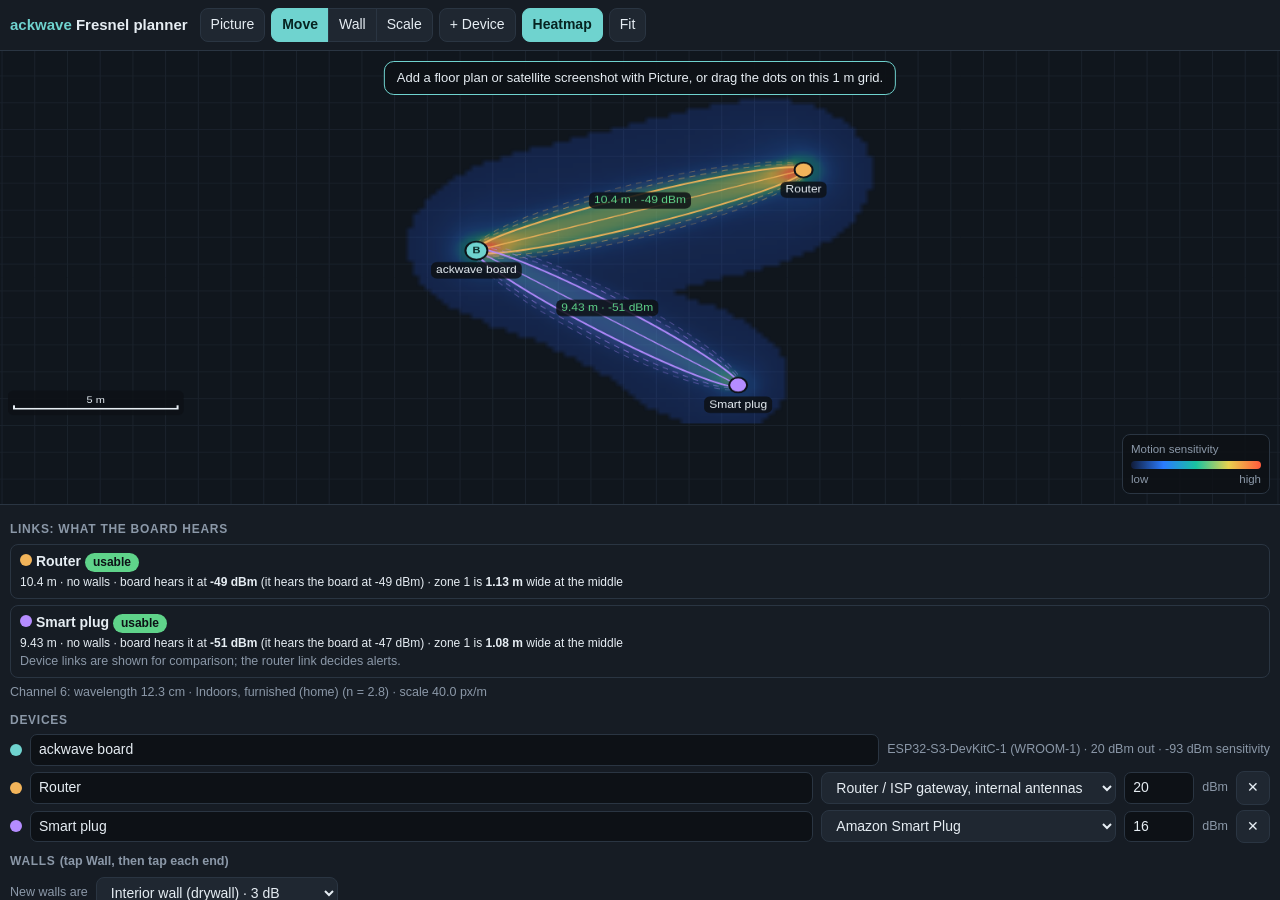
<file: docs/fresnel-planner.html>
<!DOCTYPE html>
<html lang="en">
<head>
<meta charset="utf-8">
<meta name="viewport" content="width=device-width, initial-scale=1, maximum-scale=1, user-scalable=no">
<title>ackwave Fresnel zone planner</title>
<style>
  :root {
    --bg: #0d1116; --panel: #161c24; --line: #2a3542; --fg: #e6edf3; --muted: #8b98a8;
    --accent: #6fd3cf; --board: #6fd3cf; --ap: #f2b45a; --plug: #b58cff; --other: #7fb8ff;
    --good: #5fd38a; --ok: #e8c94f; --bad: #ff7a6b;
  }
  * { box-sizing: border-box; }
  html, body { margin: 0; height: 100%; background: var(--bg); color: var(--fg);
    font: 14px/1.4 -apple-system, BlinkMacSystemFont, "Segoe UI", Roboto, sans-serif; }
  body { display: flex; flex-direction: column; overflow: hidden; }
  header { display: flex; flex-wrap: wrap; gap: 6px; align-items: center; padding: 8px 10px;
    background: var(--panel); border-bottom: 1px solid var(--line); }
  header h1 { font-size: 15px; margin: 0 6px 0 0; white-space: nowrap; }
  header h1 span { color: var(--accent); }
  button, select, label.btn { font: inherit; color: var(--fg); background: #1f2731; border: 1px solid var(--line);
    border-radius: 8px; padding: 6px 10px; cursor: pointer; white-space: nowrap; }
  button:hover, label.btn:hover { border-color: var(--accent); }
  button.on { background: var(--accent); color: #062421; border-color: var(--accent); font-weight: 600; }
  button.primary { background: var(--accent); color: #062421; border-color: var(--accent); font-weight: 600; }
  input[type=file] { display: none; }
  .seg { display: inline-flex; }
  .seg button { border-radius: 0; margin-left: -1px; }
  .seg button:first-child { border-radius: 8px 0 0 8px; margin-left: 0; }
  .seg button:last-child { border-radius: 0 8px 8px 0; }
  .grow { flex: 1; }
  #stage { position: relative; flex: 1; min-height: 0; touch-action: none; }
  canvas { position: absolute; inset: 0; width: 100%; height: 100%; display: block; }
  #hint { position: absolute; left: 50%; top: 10px; transform: translateX(-50%); background: rgba(13,17,22,.9);
    border: 1px solid var(--accent); border-radius: 10px; padding: 7px 12px; font-size: 13px; max-width: 92%;
    text-align: center; pointer-events: none; }
  #hint:empty { display: none; }
  #legend { position: absolute; right: 10px; bottom: 10px; background: rgba(13,17,22,.85); border: 1px solid var(--line);
    border-radius: 8px; padding: 6px 8px; font-size: 11.5px; color: var(--muted); pointer-events: none; }
  #legend .bar { width: 130px; height: 8px; border-radius: 4px; margin: 4px 0 2px;
    background: linear-gradient(90deg, rgba(40,90,255,.15), #2a7bff, #19c2a0, #e8d14f, #ff5a3c); }
  #legend .ends { display: flex; justify-content: space-between; }
  #sheet { background: var(--panel); border-top: 1px solid var(--line); max-height: 44vh; overflow: auto; padding: 6px 10px 14px; }
  #sheet h2 { font-size: 12px; text-transform: uppercase; letter-spacing: .06em; color: var(--muted); margin: 10px 0 6px; }
  .row { display: flex; gap: 8px; align-items: center; flex-wrap: wrap; margin: 5px 0; }
  .dot { width: 12px; height: 12px; border-radius: 50%; flex: none; display: inline-block; }
  .row input[type=text], .row input[type=number] { font: inherit; color: var(--fg); background: var(--bg);
    border: 1px solid var(--line); border-radius: 7px; padding: 5px 8px; }
  .row input[type=text] { flex: 1; min-width: 100px; }
  .row input[type=number] { width: 70px; }
  .link { padding: 7px 9px; border: 1px solid var(--line); border-radius: 8px; margin: 6px 0; }
  .link b { color: var(--fg); }
  .pill { display: inline-block; padding: 1px 8px; border-radius: 10px; font-size: 12px; font-weight: 600; color: #0d1116; }
  .muted { color: var(--muted); font-size: 12.5px; }
  .small { font-size: 12px; }
  #dlg { position: fixed; inset: 0; background: rgba(0,0,0,.55); display: none; align-items: center; justify-content: center; z-index: 5; }
  #dlg.open { display: flex; }
  #dlg .box { background: var(--panel); border: 1px solid var(--line); border-radius: 12px; padding: 16px; width: min(340px, 92vw); }
  #dlg input { width: 100%; font: inherit; font-size: 18px; color: var(--fg); background: var(--bg); border: 1px solid var(--line);
    border-radius: 8px; padding: 8px; margin: 8px 0; }
  input[type=range] { accent-color: var(--accent); width: 110px; }
  details summary { cursor: pointer; color: var(--muted); font-size: 12.5px; margin-top: 10px; }
  details p, details li { color: var(--muted); font-size: 12.5px; }
  table.spec { border-collapse: collapse; font-size: 12px; color: var(--muted); }
  table.spec td { padding: 2px 10px 2px 0; }
  a { color: var(--accent); }
</style>
</head>
<body>
<header>
  <h1><span>ackwave</span> Fresnel planner</h1>
  <label class="btn" title="Floor plan or a satellite screenshot">Picture<input type="file" id="file" accept="image/*"></label>
  <span class="seg">
    <button id="m-move" class="on">Move</button><button id="m-wall">Wall</button><button id="m-scale">Scale</button>
  </span>
  <button id="btn-add">+ Device</button>
  <button id="btn-heat">Heatmap</button>
  <button id="btn-fit">Fit</button>
</header>
<div id="stage"><canvas id="cv"></canvas><div id="hint"></div>
  <div id="legend" hidden><div>Motion sensitivity</div><div class="bar"></div><div class="ends"><span>low</span><span>high</span></div></div>
</div>
<div id="sheet">
  <h2>Links: what the board hears</h2>
  <div id="links"></div>

  <h2>Devices</h2>
  <div id="devices"></div>

  <h2>Walls <span class="muted" style="text-transform:none;letter-spacing:0">(tap Wall, then tap each end)</span></h2>
  <div class="row"><span class="muted">New walls are</span><select id="wall-mat"></select></div>
  <div id="walls"></div>

  <h2>Settings</h2>
  <div class="row">
    <select id="ch" title="The channel your router is on"></select>
    <select id="unit"><option value="m">metres</option><option value="ft">feet</option></select>
    <select id="env" title="How fast the signal fades with distance, on top of the walls you draw"></select>
  </div>
  <div class="row"><span class="muted">Picture</span><input type="range" id="opacity" min="0.15" max="1" step="0.05">
    <button id="btn-clear-pic">Remove picture</button><button id="btn-reset">Start over</button></div>

  <details>
    <summary>How to read this</summary>
    <p>The shaded oval around each link is its <b>1st Fresnel zone</b>: the region where a person changes that link's signal the most. The dashed rings are the 2nd and 3rd zones, where motion still shows but more weakly. Its size depends only on the distance and the channel, so it's exact once the scale and positions are right.</p>
    <p>The <b>heatmap</b> estimates where motion shows up most. It combines the Fresnel zones with bistatic scattering: a person close to either end of a link changes the signal far more than someone the same distance off the middle. Only links that pass ackwave's own limits count, and the router link, which decides alerts, carries most of the weight.</p>
    <p>The <b>signal estimate</b> uses free-space loss, your environment's fade rate, and the walls you draw, crossed along the straight line. Real rooms add reflections, so expect it to be within about ±6 dB. Compare it with the live RSSI on ackwave's Links page and adjust the device's power (EIRP) until they match. After that, moving things around here predicts well.</p>
    <p>Steps: add a picture, tap <b>Scale</b> and tap both ends of something you know the length of, drag the dots to where things really are, then draw the walls between them. Pinch or scroll to zoom, drag empty space to pan. Everything stays in this browser only.</p>
  </details>
  <details>
    <summary>Hardware numbers used</summary>
    <table class="spec">
      <tr><td>Board</td><td>ESP32-S3-DevKitC-1 (N8R8 / N8R2): ESP32-S3-WROOM-1 module with PCB antenna</td></tr>
      <tr><td>Board TX</td><td>20.0 dBm at 802.11g 6 Mbps (Espressif WROOM-1 datasheet, typical). ackwave pokes at 6 Mbps.</td></tr>
      <tr><td>Board RX</td><td>–93 dBm sensitivity at 6 Mbps (Espressif ESP32-S3 datasheet, typical)</td></tr>
      <tr><td>Board antenna</td><td>0 dBi assumed. The antenna is the wavy gold trace at the end of the module, past the metal can. It changes a few dB with orientation: standing the board on its short edge, antenna end up, matches most routers' vertical antennas. Keep that end clear of metal, cables and the edge of a desk. The best test is live: turn the board while watching the router's dBm on ackwave's Links page.</td></tr>
      <tr><td>ackwave limits</td><td>Links weaker than –85 dBm are flagged weak (no motion beeps). APs and devices drop out of the rotation below –80 dBm.</td></tr>
      <tr><td>Devices</td><td>EIRP presets are typical values for that class of device, not measured. Edit them to match what ackwave shows.</td></tr>
      <tr><td>Walls</td><td>Typical 2.4 GHz losses per crossing. Real walls vary, especially brick, concrete and coated glass.</td></tr>
    </table>
  </details>
</div>

<div id="dlg"><div class="box">
  <div><b>How long is that line?</b></div>
  <div class="muted">Measure something real: a wall, a doorway, a driveway.</div>
  <input id="dlg-len" type="number" inputmode="decimal" min="0" step="any" placeholder="e.g. 4.2">
  <div class="row"><select id="dlg-unit"><option value="m">metres</option><option value="ft">feet</option></select>
    <span class="grow"></span><button id="dlg-cancel">Cancel</button><button class="primary" id="dlg-ok">Set</button></div>
</div></div>

<script>
(() => {
  const C = 299792458, FT = 0.3048;
  // ---------- hardware ----------
  const BOARD = { name: 'ESP32-S3-DevKitC-1 (WROOM-1)', txDbm: 20.0, sensDbm: -93, gainDbi: 0 };
  const LIMIT_WEAK = -85, LIMIT_DROP = -80;             // ackwave's own thresholds (main.c, README)
  const DEVICE_SENS = -90;                              // a typical client/AP at 6 Mbps OFDM
  const PRESETS = {
    router_ext: { label: 'Router, external antennas', kind: 'ap', eirp: 23 },
    router_int: { label: 'Router / ISP gateway, internal antennas', kind: 'ap', eirp: 20 },
    mesh:       { label: 'Mesh node / extender', kind: 'ap', eirp: 20 },
    plug:       { label: 'Smart plug (Tuya, GHome, Shelly, Kasa)', kind: 'plug', eirp: 16 },
    amazon:     { label: 'Amazon Smart Plug', kind: 'plug', eirp: 16 },
    echo:       { label: 'Echo / smart speaker', kind: 'other', eirp: 17 },
    tv:         { label: 'Smart TV / streamer', kind: 'other', eirp: 17 },
    phone:      { label: 'Phone / laptop', kind: 'other', eirp: 15 },
    custom:     { label: 'Custom', kind: 'other', eirp: 17 },
  };
  const MATERIALS = {
    drywall:  { label: 'Interior wall (drywall)', db: 3, color: '#c9d1d9' },
    wood:     { label: 'Wooden door / thin wood', db: 3, color: '#c49a6c' },
    glass:    { label: 'Window, plain glass', db: 2, color: '#8fd3ff' },
    lowe:     { label: 'Window, low-E / coated', db: 10, color: '#4fa3d9' },
    brick:    { label: 'Brick / exterior wall', db: 8, color: '#d9775a' },
    concrete: { label: 'Concrete / block', db: 12, color: '#9aa4ae' },
    floor:    { label: 'Floor / ceiling', db: 15, color: '#b08cd9' },
    metal:    { label: 'Metal (appliance, siding)', db: 25, color: '#ff5a5a' },
  };
  const ENVS = {
    outdoor: { label: 'Outdoors, open', n: 2.0 },
    open:    { label: 'Indoors, open plan', n: 2.2 },
    home:    { label: 'Indoors, furnished (home)', n: 2.8 },
    cluttered: { label: 'Indoors, cluttered', n: 3.3 },
  };
  const css = (n) => getComputedStyle(document.documentElement).getPropertyValue(n).trim();
  const COLORS = { board: css('--board'), ap: css('--ap'), plug: css('--plug'), other: css('--other') };

  const cv = document.getElementById('cv'), ctx = cv.getContext('2d');
  const stage = document.getElementById('stage'), hint = document.getElementById('hint');

  // ---------- state ----------
  const fresh = () => ({
    pxPerM: 40, unit: 'm', ch: 6, opacity: 0.85, env: 'home', heat: true, wallMat: 'drywall',
    nodes: [
      { id: 1, kind: 'board', name: 'ackwave board', x: 300, y: 420 },
      { id: 2, kind: 'ap', preset: 'router_int', eirp: 20, name: 'Router', x: 700, y: 300 },
      { id: 3, kind: 'plug', preset: 'amazon', eirp: 16, name: 'Smart plug', x: 620, y: 620 },
    ],
    walls: [], nextId: 4, img: null,
  });
  let S = fresh();
  try { const s = JSON.parse(localStorage.getItem('ackwave-fresnel-2') || 'null'); if (s && s.nodes) S = Object.assign(fresh(), s); } catch (e) {}
  function save() {
    try { localStorage.setItem('ackwave-fresnel-2', JSON.stringify(S)); }
    catch (e) { try { localStorage.setItem('ackwave-fresnel-2', JSON.stringify(Object.assign({}, S, { img: null }))); } catch (e2) {} }
  }
  let img = null, W = 1100, H = 900;
  let view = { s: 1, ox: 0, oy: 0 };
  let mode = 'move', pts = [], hover = null, cursorW = null;

  // ---------- controls ----------
  const $ = (id) => document.getElementById(id);
  const chSel = $('ch');
  for (let c = 1; c <= 13; c++) chSel.append(new Option(`Channel ${c} (${2407 + 5 * c} MHz)`, c));
  const envSel = $('env');
  for (const [k, v] of Object.entries(ENVS)) envSel.append(new Option(v.label, k));
  const matSel = $('wall-mat');
  for (const [k, v] of Object.entries(MATERIALS)) matSel.append(new Option(`${v.label} · ${v.db} dB`, k));
  function syncControls() {
    chSel.value = S.ch; $('unit').value = S.unit; envSel.value = S.env; matSel.value = S.wallMat; $('opacity').value = S.opacity;
    $('btn-heat').classList.toggle('on', S.heat); $('legend').hidden = !S.heat;
  }
  chSel.onchange = () => { S.ch = +chSel.value; changed(); };
  $('unit').onchange = (e) => { S.unit = e.target.value; changed(); };
  envSel.onchange = () => { S.env = envSel.value; changed(); };
  matSel.onchange = () => { S.wallMat = matSel.value; save(); };
  $('opacity').oninput = (e) => { S.opacity = +e.target.value; changed(true, false); };
  $('btn-heat').onclick = () => { S.heat = !S.heat; syncControls(); changed(); };
  $('btn-fit').onclick = fit;
  $('btn-clear-pic').onclick = () => { S.img = null; useImage(null, () => { fit(); changed(); }); };
  $('btn-reset').onclick = () => {
    if ($('btn-reset').dataset.armed) { S = fresh(); useImage(null, () => { syncControls(); renderDevices(); renderWalls(); fit(); changed(); }); delete $('btn-reset').dataset.armed; $('btn-reset').textContent = 'Start over'; }
    else { $('btn-reset').dataset.armed = 1; $('btn-reset').textContent = 'Tap again to clear'; setTimeout(() => { delete $('btn-reset').dataset.armed; $('btn-reset').textContent = 'Start over'; }, 3000); }
  };
  $('btn-add').onclick = () => {
    const c = toWorld(cv.clientWidth / 2, cv.clientHeight / 2);
    S.nodes.push({ id: S.nextId++, kind: 'plug', preset: 'plug', eirp: 16, name: 'Device ' + S.nodes.length, x: c.x + 40, y: c.y + 40 });
    renderDevices(); changed();
  };
  for (const m of ['move', 'wall', 'scale']) $('m-' + m).onclick = () => setMode(m);
  function setMode(m) {
    mode = m; pts = [];
    for (const k of ['move', 'wall', 'scale']) $('m-' + k).classList.toggle('on', k === m);
    hint.textContent = m === 'scale' ? 'Tap one end of something you know the length of, then the other end.'
      : m === 'wall' ? `Tap where a wall starts, then where it ends. Material: ${MATERIALS[S.wallMat].label}.` : '';
    draw();
  }

  // picture loading
  $('file').onchange = (e) => { const f = e.target.files[0]; if (f) loadFile(f); e.target.value = ''; };
  stage.addEventListener('dragover', (e) => e.preventDefault());
  stage.addEventListener('drop', (e) => { e.preventDefault(); const f = e.dataTransfer.files[0]; if (f && f.type.startsWith('image/')) loadFile(f); });
  window.addEventListener('paste', (e) => { const it = [...(e.clipboardData?.items || [])].find((i) => i.type.startsWith('image/')); if (it) loadFile(it.getAsFile()); });
  function loadFile(f) {
    const r = new FileReader();
    r.onload = () => shrink(r.result, (url) => {
      const first = !S.img; S.img = url;
      useImage(url, () => {
        if (first) S.nodes.forEach((n, i) => { n.x = W * (0.25 + 0.25 * (i % 3)); n.y = H * (0.35 + 0.25 * (i % 2)); });
        fit(); changed(); setMode('scale');
      });
    });
    r.readAsDataURL(f);
  }
  function shrink(url, done) {
    const im = new Image();
    im.onload = () => {
      const k = Math.min(1, 2400 / Math.max(im.width, im.height));
      if (k === 1) return done(url);
      const c = document.createElement('canvas'); c.width = Math.round(im.width * k); c.height = Math.round(im.height * k);
      c.getContext('2d').drawImage(im, 0, 0, c.width, c.height); done(c.toDataURL('image/jpeg', 0.85));
    };
    im.src = url;
  }
  function useImage(url, then) {
    if (!url) { img = null; W = 1100; H = 900; then && then(); return; }
    const im = new Image(); im.onload = () => { img = im; W = im.width; H = im.height; then && then(); }; im.src = url;
  }

  // scale dialog
  const dlg = $('dlg'), dlgLen = $('dlg-len'), dlgUnit = $('dlg-unit');
  function askLength() { dlgUnit.value = S.unit; dlgLen.value = ''; dlg.classList.add('open'); setTimeout(() => dlgLen.focus(), 50); }
  $('dlg-cancel').onclick = () => { dlg.classList.remove('open'); setMode('move'); };
  $('dlg-ok').onclick = applyScale;
  dlgLen.addEventListener('keydown', (e) => { if (e.key === 'Enter') applyScale(); });
  function applyScale() {
    const v = parseFloat(dlgLen.value); if (!(v > 0)) { dlgLen.focus(); return; }
    const m = dlgUnit.value === 'ft' ? v * FT : v, [a, b] = pts;
    S.pxPerM = Math.hypot(b.x - a.x, b.y - a.y) / m; S.unit = dlgUnit.value;
    dlg.classList.remove('open'); setMode('move'); syncControls(); changed();
  }

  // ---------- radio model ----------
  const freq = () => (2407 + 5 * S.ch) * 1e6;
  const lambda = () => C / freq();
  function zone(dM, n) { const a = (dM + n * lambda() / 2) / 2; return { a, b: Math.sqrt(Math.max(0, a * a - (dM / 2) ** 2)) }; }
  // Log-distance path loss with a free-space reference at 1 m
  function pathLoss(dM) {
    const fspl1 = 20 * Math.log10(4 * Math.PI / lambda());          // ≈ 40 dB at 2.44 GHz
    return fspl1 + 10 * ENVS[S.env].n * Math.log10(Math.max(dM, 0.3));
  }
  function segCross(a, b, w) {
    const d = (b.x - a.x) * (w.y2 - w.y1) - (b.y - a.y) * (w.x2 - w.x1);
    if (Math.abs(d) < 1e-9) return false;
    const t = ((w.x1 - a.x) * (w.y2 - w.y1) - (w.y1 - a.y) * (w.x2 - w.x1)) / d;
    const u = ((w.x1 - a.x) * (b.y - a.y) - (w.y1 - a.y) * (b.x - a.x)) / d;
    return t > 0 && t < 1 && u >= 0 && u <= 1;
  }
  function linkBudget(board, dev) {
    const dM = Math.hypot(dev.x - board.x, dev.y - board.y) / S.pxPerM;
    const crossed = S.walls.filter((w) => segCross(board, dev, w));
    const wallDb = crossed.reduce((s, w) => s + MATERIALS[w.mat].db, 0);
    const pl = pathLoss(dM) + wallDb;
    const atBoard = dev.eirp + BOARD.gainDbi - pl;                  // device's ACK as the board hears it
    const atDev = BOARD.txDbm + BOARD.gainDbi - pl;                 // board's poke as the device hears it
    const verdict = atBoard < LIMIT_WEAK || atBoard < BOARD.sensDbm + 3 || atDev < DEVICE_SENS + 3 ? 'bad'
      : atBoard < LIMIT_DROP ? 'ok' : 'good';
    return { dM, crossed, wallDb, atBoard, atDev, verdict };
  }
  const VERDICT = {
    good: { color: css('--good'), text: 'usable' },
    ok:   { color: css('--ok'), text: 'marginal' },
    bad:  { color: css('--bad'), text: 'too weak' },
  };

  // ---------- view helpers ----------
  function fmt(m) {
    if (S.unit === 'ft') { const f = m / FT; return f < 10 ? f.toFixed(1) + ' ft' : Math.round(f) + ' ft'; }
    return m < 10 ? m.toFixed(2) + ' m' : m.toFixed(1) + ' m';
  }
  const toScreen = (x, y) => ({ x: x * view.s + view.ox, y: y * view.s + view.oy });
  const toWorld = (x, y) => ({ x: (x - view.ox) / view.s, y: (y - view.oy) / view.s });
  function fit() {
    let x0, y0, x1, y1;
    if (img) { x0 = 0; y0 = 0; x1 = W; y1 = H; }
    else { const xs = S.nodes.map((n) => n.x), ys = S.nodes.map((n) => n.y);
      x0 = Math.min(...xs) - 160; y0 = Math.min(...ys) - 160; x1 = Math.max(...xs) + 160; y1 = Math.max(...ys) + 160; }
    const cw = cv.clientWidth, ch = cv.clientHeight;
    view.s = Math.min(cw / (x1 - x0), ch / (y1 - y0)) * 0.95;
    view.ox = (cw - (x1 - x0) * view.s) / 2 - x0 * view.s; view.oy = (ch - (y1 - y0) * view.s) / 2 - y0 * view.s;
    heatDirty = true; draw();
  }

  // ---------- heatmap ----------
  // Relative motion sensitivity of each spot, per usable link: bistatic scattering d/(r1·r2)
  // (strong next to either end), raised inside the first Fresnel zones. Router links weigh
  // most because they decide alerts; device links are comparisons.
  const heatCv = document.createElement('canvas'), heatCtx = heatCv.getContext('2d');
  let heatDirty = true, heatBox = null;
  function computeHeat() {
    heatDirty = false;
    const board = S.nodes.find((n) => n.kind === 'board');
    const links = board ? S.nodes.filter((n) => n.kind !== 'board').map((n) => ({ n, b: linkBudget(board, n) }))
      .filter((l) => l.b.verdict !== 'bad') : [];
    const cw = cv.clientWidth, ch = cv.clientHeight;
    const cols = Math.min(220, Math.max(60, Math.round(cw / 4))), rows = Math.max(40, Math.round(cols * ch / cw));
    heatCv.width = cols; heatCv.height = rows;
    const tl = toWorld(0, 0), br = toWorld(cw, ch);
    heatBox = { x: tl.x, y: tl.y, w: br.x - tl.x, h: br.y - tl.y };
    const im = heatCtx.createImageData(cols, rows);
    if (!links.length) { heatCtx.putImageData(im, 0, 0); return; }
    const lam = lambda(), k = S.pxPerM;
    const L = links.map(({ n, b }) => ({
      ax: board.x / k, ay: board.y / k, bx: n.x / k, by: n.y / k, d: b.dM,
      w: (n.kind === 'ap' ? 1 : 0.6) * Math.min(1, Math.max(0.35, (b.atBoard - LIMIT_WEAK) / 15)),
    }));
    for (let j = 0; j < rows; j++) for (let i = 0; i < cols; i++) {
      const x = (heatBox.x + (i + 0.5) / cols * heatBox.w) / k, y = (heatBox.y + (j + 0.5) / rows * heatBox.h) / k;
      let best = 0;
      for (const l of L) {
        const r1 = Math.max(0.25, Math.hypot(x - l.ax, y - l.ay)), r2 = Math.max(0.25, Math.hypot(x - l.bx, y - l.by));
        const excess = r1 + r2 - l.d;                                 // extra path length, metres
        const fz = 1 / (1 + (2 * excess / lam) ** 2 / 4);             // ~1 inside zone 1, fades by zone 3
        const scat = l.d / (r1 * r2);                                 // bistatic, 1/m
        const s = l.w * (0.55 * fz + 0.45 * Math.min(1, scat / 2)) * Math.min(1, 1.5 / Math.sqrt(1 + excess));
        if (s > best) best = s;
      }
      const v = Math.min(1, best), p = (j * cols + i) * 4, c = ramp(v);
      im.data[p] = c[0]; im.data[p + 1] = c[1]; im.data[p + 2] = c[2]; im.data[p + 3] = v < 0.06 ? 0 : Math.round(40 + 150 * v);
    }
    heatCtx.putImageData(im, 0, 0);
  }
  function ramp(v) {
    const stops = [[0, [40, 90, 255]], [0.3, [42, 123, 255]], [0.55, [25, 194, 160]], [0.78, [232, 209, 79]], [1, [255, 90, 60]]];
    for (let i = 1; i < stops.length; i++) if (v <= stops[i][0]) {
      const [a, ca] = stops[i - 1], [b, cb] = stops[i], t = (v - a) / (b - a);
      return ca.map((c, k) => Math.round(c + (cb[k] - c) * t));
    }
    return stops[stops.length - 1][1];
  }

  // ---------- drawing ----------
  function resize() {
    const r = window.devicePixelRatio || 1;
    cv.width = Math.round(cv.clientWidth * r); cv.height = Math.round(cv.clientHeight * r);
    ctx.setTransform(r, 0, 0, r, 0, 0); heatDirty = true; draw();
  }
  let raf = 0;
  function draw() { if (!raf) raf = requestAnimationFrame(() => { raf = 0; paint(); }); }
  function paint() {
    const cw = cv.clientWidth, ch = cv.clientHeight;
    ctx.clearRect(0, 0, cw, ch);
    ctx.save(); ctx.translate(view.ox, view.oy); ctx.scale(view.s, view.s);
    if (img) { ctx.globalAlpha = S.opacity; ctx.drawImage(img, 0, 0); ctx.globalAlpha = 1; } else drawGrid();
    ctx.restore();

    if (S.heat) {
      if (heatDirty) computeHeat();
      const a = toScreen(heatBox.x, heatBox.y);
      ctx.imageSmoothingEnabled = true; ctx.drawImage(heatCv, a.x, a.y, heatBox.w * view.s, heatBox.h * view.s);
    }
    ctx.save(); ctx.translate(view.ox, view.oy); ctx.scale(view.s, view.s);
    const board = S.nodes.find((n) => n.kind === 'board');
    if (board) for (const n of S.nodes) if (n.kind !== 'board') drawZones(board, n);
    for (const w of S.walls) drawWall(w);
    ctx.restore();
    if (board) for (const n of S.nodes) if (n.kind !== 'board') drawLinkLabel(board, n);
    for (const n of S.nodes) drawNode(n);
    drawPending();
    drawScaleBar();
  }
  function drawGrid() {
    const step = S.pxPerM;
    ctx.fillStyle = '#10161d'; ctx.fillRect(-6000, -6000, 14000, 14000);
    ctx.strokeStyle = '#1b232d'; ctx.lineWidth = 1 / view.s; ctx.beginPath();
    for (let x = -6000; x < 8000; x += step) { ctx.moveTo(x, -6000); ctx.lineTo(x, 8000); }
    for (let y = -6000; y < 8000; y += step) { ctx.moveTo(-6000, y); ctx.lineTo(8000, y); }
    ctx.stroke();
  }
  function drawZones(a, b) {
    const dPx = Math.hypot(b.x - a.x, b.y - a.y), dM = dPx / S.pxPerM; if (dM < 0.05) return;
    const col = COLORS[b.kind] || COLORS.other, verdict = linkBudget(a, b).verdict;
    const fade = verdict === 'bad' ? 0.35 : 1;
    ctx.save(); ctx.translate((a.x + b.x) / 2, (a.y + b.y) / 2); ctx.rotate(Math.atan2(b.y - a.y, b.x - a.x));
    for (const [n, fillA, lineA] of [[3, 0.03, 0.35], [2, 0.05, 0.5], [1, S.heat ? 0.08 : 0.24, 0.95]]) {
      const z = zone(dM, n);
      ctx.beginPath(); ctx.ellipse(0, 0, z.a * S.pxPerM, z.b * S.pxPerM, 0, 0, Math.PI * 2);
      ctx.fillStyle = rgba(col, fillA * fade); ctx.fill();
      ctx.strokeStyle = rgba(col, lineA * fade); ctx.lineWidth = (n === 1 ? 2 : 1) / view.s;
      if (n !== 1) ctx.setLineDash([6 / view.s, 5 / view.s]); ctx.stroke(); ctx.setLineDash([]);
    }
    ctx.strokeStyle = rgba(col, 0.9 * fade); ctx.lineWidth = 1.5 / view.s;
    if (verdict === 'bad') ctx.setLineDash([4 / view.s, 4 / view.s]);
    ctx.beginPath(); ctx.moveTo(-dPx / 2, 0); ctx.lineTo(dPx / 2, 0); ctx.stroke(); ctx.setLineDash([]);
    ctx.restore();
  }
  function drawLinkLabel(a, b) {
    const lb = linkBudget(a, b); if (lb.dM < 0.05) return;
    const p = toScreen((a.x + b.x) / 2, (a.y + b.y) / 2), v = VERDICT[lb.verdict];
    label(`${fmt(lb.dM)} · ${Math.round(lb.atBoard)} dBm`, p.x, p.y - 12, v.color);
  }
  function drawWall(w) {
    const m = MATERIALS[w.mat];
    ctx.strokeStyle = m.color; ctx.lineCap = 'round'; ctx.lineWidth = 5 / view.s;
    ctx.beginPath(); ctx.moveTo(w.x1, w.y1); ctx.lineTo(w.x2, w.y2); ctx.stroke();
    ctx.strokeStyle = 'rgba(13,17,22,.7)'; ctx.lineWidth = 1.5 / view.s; ctx.stroke(); ctx.lineCap = 'butt';
  }
  function drawNode(n) {
    const p = toScreen(n.x, n.y), col = COLORS[n.kind] || COLORS.other;
    ctx.beginPath(); ctx.arc(p.x, p.y, n.kind === 'board' ? 11 : 9, 0, 7); ctx.fillStyle = col; ctx.fill();
    ctx.lineWidth = hover === n.id ? 4 : 2; ctx.strokeStyle = '#0d1116'; ctx.stroke();
    if (n.kind === 'board') { ctx.fillStyle = '#062421'; ctx.font = 'bold 11px sans-serif'; ctx.textAlign = 'center'; ctx.textBaseline = 'middle'; ctx.fillText('B', p.x, p.y + 0.5); }
    label(n.name, p.x, p.y + 24, '#e6edf3');
  }
  function drawPending() {
    if (!pts.length || (mode !== 'scale' && mode !== 'wall')) return;
    const a = toScreen(pts[0].x, pts[0].y), e = pts[1] || cursorW, b = e ? toScreen(e.x, e.y) : null;
    ctx.strokeStyle = mode === 'wall' ? MATERIALS[S.wallMat].color : '#fff'; ctx.lineWidth = mode === 'wall' ? 4 : 2;
    ctx.setLineDash(mode === 'wall' ? [] : [6, 4]);
    if (b) { ctx.beginPath(); ctx.moveTo(a.x, a.y); ctx.lineTo(b.x, b.y); ctx.stroke(); }
    ctx.setLineDash([]);
    for (const p of [a, b]) if (p) { ctx.fillStyle = '#fff'; ctx.beginPath(); ctx.arc(p.x, p.y, 5, 0, 7); ctx.fill(); }
  }
  function label(t, x, y, col) {
    ctx.font = '12px -apple-system, sans-serif'; ctx.textAlign = 'center'; ctx.textBaseline = 'middle';
    const w = ctx.measureText(t).width + 10;
    ctx.fillStyle = 'rgba(13,17,22,.85)'; roundRect(x - w / 2, y - 10, w, 20, 6); ctx.fill();
    ctx.fillStyle = col; ctx.fillText(t, x, y);
  }
  function roundRect(x, y, w, h, r) {
    ctx.beginPath(); ctx.moveTo(x + r, y); ctx.arcTo(x + w, y, x + w, y + h, r); ctx.arcTo(x + w, y + h, x, y + h, r);
    ctx.arcTo(x, y + h, x, y, r); ctx.arcTo(x, y, x + w, y, r); ctx.closePath();
  }
  function drawScaleBar() {
    const pxPerUnit = S.pxPerM * (S.unit === 'ft' ? FT : 1) * view.s;
    const len = [0.5, 1, 2, 5, 10, 20, 50, 100, 200, 500].find((v) => v * pxPerUnit >= 70) || 500;
    const w = len * pxPerUnit, x = 14, y = cv.clientHeight - 18;
    ctx.fillStyle = 'rgba(13,17,22,.8)'; roundRect(x - 6, y - 22, w + 12, 30, 6); ctx.fill();
    ctx.strokeStyle = '#e6edf3'; ctx.lineWidth = 2;
    ctx.beginPath(); ctx.moveTo(x, y - 4); ctx.lineTo(x, y); ctx.lineTo(x + w, y); ctx.lineTo(x + w, y - 4); ctx.stroke();
    ctx.fillStyle = '#e6edf3'; ctx.font = '11px sans-serif'; ctx.textAlign = 'center'; ctx.textBaseline = 'alphabetic';
    ctx.fillText(`${len} ${S.unit}`, x + w / 2, y - 7);
  }
  function rgba(hex, a) { const n = parseInt(hex.replace('#', ''), 16); return `rgba(${n >> 16 & 255},${n >> 8 & 255},${n & 255},${a})`; }

  // ---------- panels ----------
  const esc = (s) => String(s).replace(/[&<>"]/g, (c) => ({ '&': '&amp;', '<': '&lt;', '>': '&gt;', '"': '&quot;' }[c]));
  function renderLinks() {
    const box = $('links'); box.innerHTML = '';
    const board = S.nodes.find((n) => n.kind === 'board'), others = S.nodes.filter((n) => n.kind !== 'board');
    if (!board || !others.length) { box.innerHTML = '<div class="muted">Add a router or a device to see a link.</div>'; return; }
    for (const n of others) {
      const lb = linkBudget(board, n), z = zone(lb.dM, 1), v = VERDICT[lb.verdict];
      const walls = lb.crossed.length ? `${lb.crossed.length} wall${lb.crossed.length > 1 ? 's' : ''} (−${lb.wallDb} dB)` : 'no walls';
      let why = '';
      if (lb.verdict === 'bad') why = lb.atDev < DEVICE_SENS + 3 ? 'The device may not hear the board\'s pokes.' : 'Below ackwave\'s –85 dBm limit: ignored, no alerts from it.';
      else if (lb.verdict === 'ok') why = n.kind === 'ap' ? 'Between –85 and –80 dBm: ackwave may rotate this AP out.' : 'Below –80 dBm: Auto mode won\'t pick it; choose it in Manual.';
      if (n.kind === 'plug' || n.kind === 'other') why += ' Device links are shown for comparison; the router link decides alerts.';
      const d = document.createElement('div'); d.className = 'link';
      d.innerHTML = `<span class="dot" style="background:${COLORS[n.kind]}"></span> <b>${esc(n.name)}</b>
        <span class="pill" style="background:${v.color}">${v.text}</span><br>
        <span class="small">${fmt(lb.dM)} · ${walls} · board hears it at <b>${lb.atBoard.toFixed(0)} dBm</b>
        (it hears the board at ${lb.atDev.toFixed(0)} dBm) · zone 1 is <b>${fmt(2 * z.b)}</b> wide at the middle</span>
        ${why ? `<div class="muted">${why}</div>` : ''}`;
      box.append(d);
    }
    box.insertAdjacentHTML('beforeend', `<div class="muted">Channel ${S.ch}: wavelength ${(lambda() * 100).toFixed(1)} cm · ${ENVS[S.env].label} (n = ${ENVS[S.env].n}) · scale ${S.pxPerM.toFixed(1)} px/m</div>`);
  }
  function renderDevices() {
    const box = $('devices'); box.innerHTML = '';
    for (const n of S.nodes) {
      const r = document.createElement('div'); r.className = 'row';
      r.insertAdjacentHTML('beforeend', `<span class="dot" style="background:${COLORS[n.kind]}"></span>`);
      const name = document.createElement('input'); name.type = 'text'; name.value = n.name;
      name.oninput = () => { n.name = name.value; changed(false); }; r.append(name);
      if (n.kind === 'board') {
        r.insertAdjacentHTML('beforeend', `<span class="muted">${BOARD.name} · ${BOARD.txDbm} dBm out · ${BOARD.sensDbm} dBm sensitivity</span>`);
      } else {
        const ps = document.createElement('select');
        for (const [k, v] of Object.entries(PRESETS)) ps.append(new Option(v.label, k));
        ps.value = n.preset || 'custom';
        ps.onchange = () => { const p = PRESETS[ps.value]; n.preset = ps.value; n.kind = p.kind; n.eirp = p.eirp; renderDevices(); changed(); };
        const e = document.createElement('input'); e.type = 'number'; e.step = '1'; e.value = n.eirp; e.title = 'Transmit power incl. antenna (EIRP), dBm';
        e.oninput = () => { const v = parseFloat(e.value); if (isFinite(v)) { n.eirp = v; n.preset = 'custom'; ps.value = 'custom'; changed(); } };
        const del = document.createElement('button'); del.textContent = '✕'; del.title = 'Remove';
        del.onclick = () => { S.nodes = S.nodes.filter((m) => m !== n); renderDevices(); changed(); };
        r.append(ps, e); r.insertAdjacentHTML('beforeend', '<span class="muted">dBm</span>'); r.append(del);
      }
      box.append(r);
    }
  }
  function renderWalls() {
    const box = $('walls'); box.innerHTML = '';
    if (!S.walls.length) { box.innerHTML = '<div class="muted">No walls yet. Walls only change the signal estimate and the heatmap, not the zone shapes.</div>'; return; }
    S.walls.forEach((w, i) => {
      const r = document.createElement('div'); r.className = 'row';
      r.insertAdjacentHTML('beforeend', `<span class="dot" style="background:${MATERIALS[w.mat].color};border-radius:2px"></span>
        <span class="small">${fmt(Math.hypot(w.x2 - w.x1, w.y2 - w.y1) / S.pxPerM)}</span>`);
      const s = document.createElement('select');
      for (const [k, v] of Object.entries(MATERIALS)) s.append(new Option(`${v.label} · ${v.db} dB`, k));
      s.value = w.mat; s.onchange = () => { w.mat = s.value; renderWalls(); changed(); };
      const del = document.createElement('button'); del.textContent = '✕';
      del.onclick = () => { S.walls.splice(i, 1); renderWalls(); changed(); };
      r.append(s, del); box.append(r);
    });
  }
  function changed(full = true, heat = true) { if (heat) heatDirty = true; save(); if (full) renderLinks(); draw(); }

  // ---------- pointer ----------
  const ptrs = new Map(); let drag = null, pinch = null, moved = false;
  function hit(x, y) {
    let best = null, bd = 26;
    for (const n of S.nodes) { const p = toScreen(n.x, n.y), d = Math.hypot(p.x - x, p.y - y); if (d < bd) { bd = d; best = n; } }
    return best;
  }
  const local = (e) => { const r = cv.getBoundingClientRect(); return { x: e.clientX - r.left, y: e.clientY - r.top }; };
  cv.addEventListener('pointerdown', (e) => {
    cv.setPointerCapture(e.pointerId); const p = local(e); ptrs.set(e.pointerId, p); moved = false;
    if (ptrs.size === 2) {
      const [a, b] = [...ptrs.values()];
      pinch = { d: Math.hypot(a.x - b.x, a.y - b.y), s: view.s, w: toWorld((a.x + b.x) / 2, (a.y + b.y) / 2) }; drag = null; return;
    }
    const n = mode === 'move' ? hit(p.x, p.y) : null;
    drag = n ? { node: n } : { pan: true, x: p.x, y: p.y, ox: view.ox, oy: view.oy };
  });
  cv.addEventListener('pointermove', (e) => {
    const p = local(e);
    if (!ptrs.has(e.pointerId)) {
      if (pts.length) { cursorW = toWorld(p.x, p.y); draw(); }
      const h = mode === 'move' ? hit(p.x, p.y) : null, id = h ? h.id : null;
      if (id !== hover) { hover = id; draw(); } cv.style.cursor = h ? 'grab' : mode === 'move' ? 'default' : 'crosshair'; return;
    }
    ptrs.set(e.pointerId, p);
    if (pinch && ptrs.size >= 2) {
      const [a, b] = [...ptrs.values()], m = { x: (a.x + b.x) / 2, y: (a.y + b.y) / 2 };
      view.s = clampS(pinch.s * Math.hypot(a.x - b.x, a.y - b.y) / pinch.d);
      view.ox = m.x - pinch.w.x * view.s; view.oy = m.y - pinch.w.y * view.s; moved = true; heatDirty = true; draw(); return;
    }
    if (!drag) return;
    if (drag.node) { const w = toWorld(p.x, p.y); drag.node.x = w.x; drag.node.y = w.y; moved = true; heatDirty = true; renderLinks(); draw(); }
    else if (drag.pan) {
      if (Math.hypot(p.x - drag.x, p.y - drag.y) > 5) moved = true;
      if (moved) { view.ox = drag.ox + p.x - drag.x; view.oy = drag.oy + p.y - drag.y; heatDirty = true; draw(); }
    }
  });
  function up(e) {
    const p = ptrs.get(e.pointerId); ptrs.delete(e.pointerId);
    const wasPinch = !!pinch; if (ptrs.size < 2) pinch = null;
    if (drag && drag.node && moved) save();
    if (p && !moved && !wasPinch && ptrs.size === 0 && (mode === 'scale' || mode === 'wall')) {
      pts.push(toWorld(p.x, p.y));
      if (pts.length === 1) hint.textContent = 'Now tap the other end.';
      if (pts.length === 2) {
        if (mode === 'scale') { hint.textContent = ''; askLength(); }
        else {
          const [a, b] = pts; S.walls.push({ x1: a.x, y1: a.y, x2: b.x, y2: b.y, mat: S.wallMat });
          pts = []; cursorW = null; hint.textContent = 'Wall added. Tap the next wall\'s start, or tap Move when done.';
          renderWalls(); changed();
        }
      }
      draw();
    }
    if (ptrs.size === 0) drag = null;
  }
  cv.addEventListener('pointerup', up); cv.addEventListener('pointercancel', up);
  cv.addEventListener('wheel', (e) => {
    e.preventDefault(); const p = local(e), w = toWorld(p.x, p.y);
    view.s = clampS(view.s * Math.exp(-e.deltaY * 0.0015)); view.ox = p.x - w.x * view.s; view.oy = p.y - w.y * view.s;
    heatDirty = true; draw();
  }, { passive: false });
  const clampS = (s) => Math.min(25, Math.max(0.03, s));

  // ---------- start ----------
  window.addEventListener('resize', resize);
  syncControls();
  useImage(S.img, () => { resize(); fit(); renderDevices(); renderWalls(); renderLinks(); });
  if (!S.img) { hint.textContent = 'Add a floor plan or satellite screenshot with Picture, or drag the dots on this 1 m grid.';
    setTimeout(() => { if (hint.textContent.startsWith('Add a floor')) hint.textContent = ''; }, 6000); }
})();
</script>
</body>
</html>
</file>
